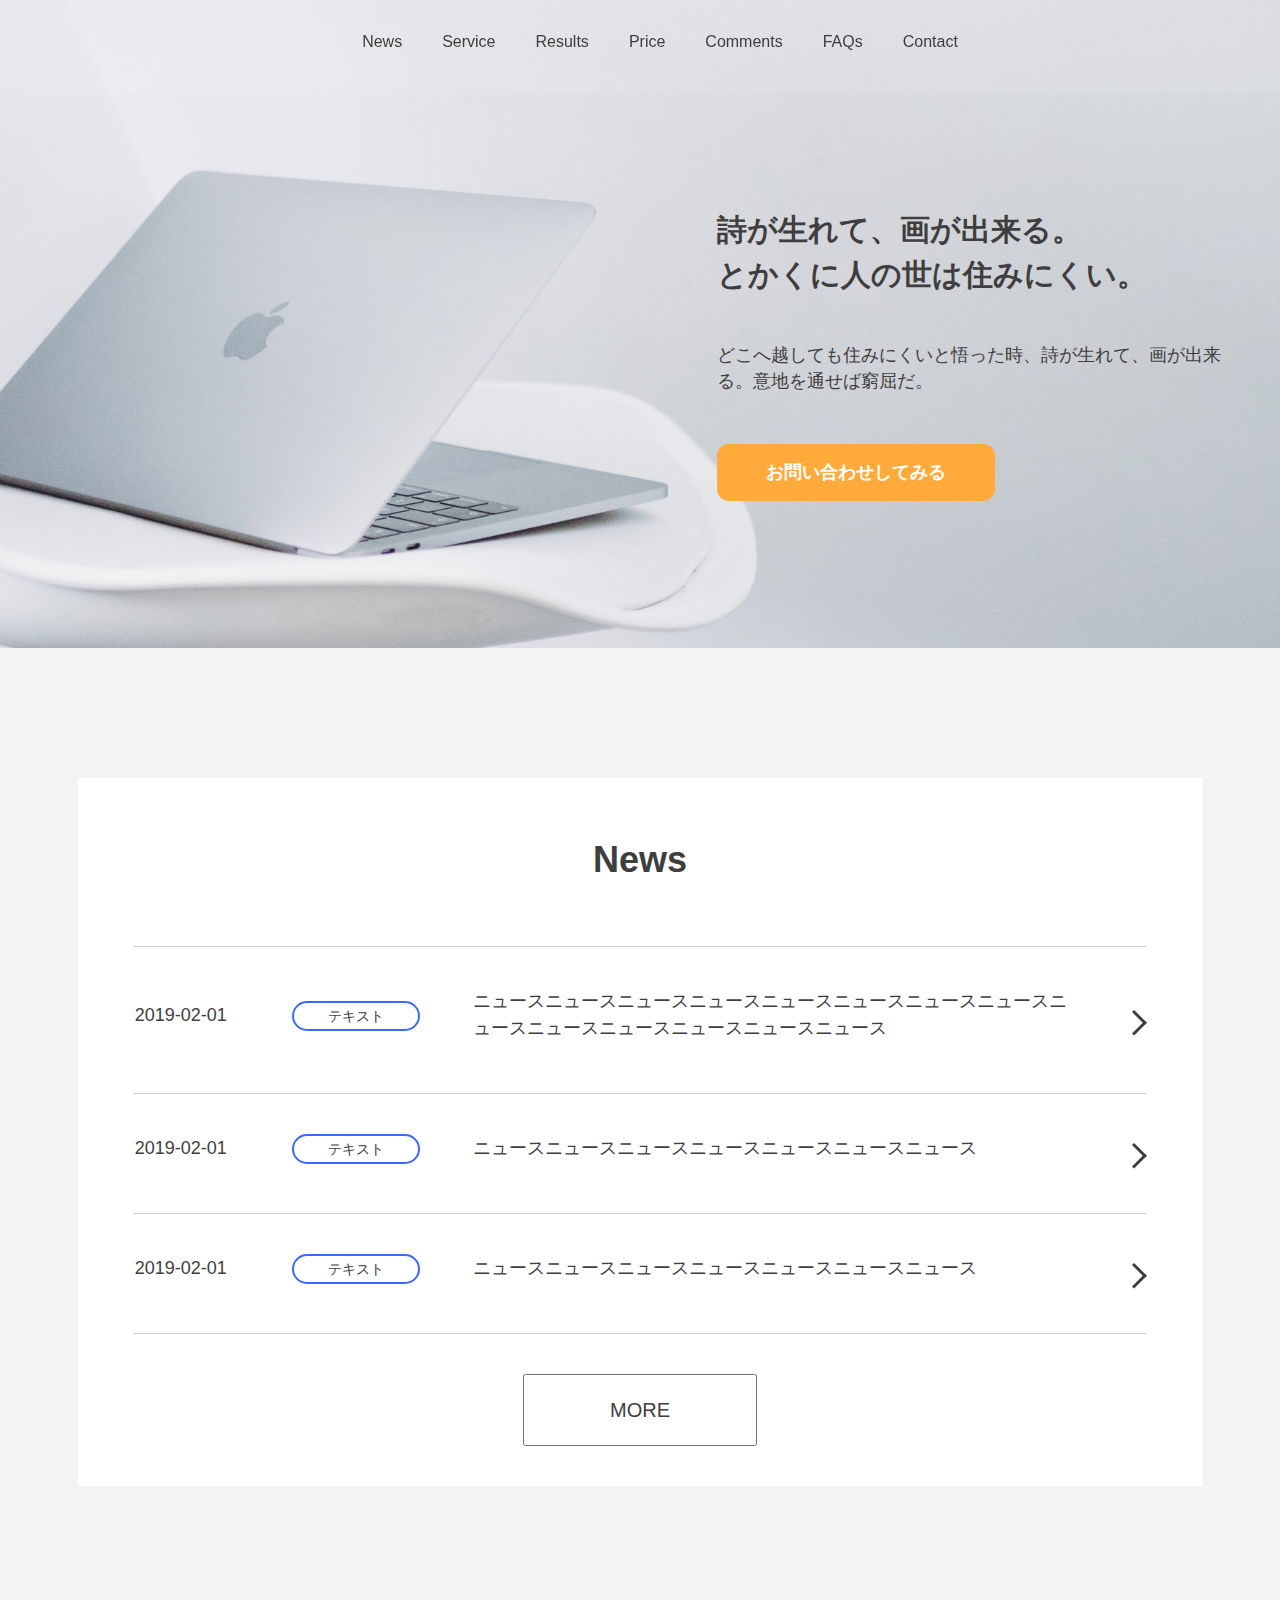
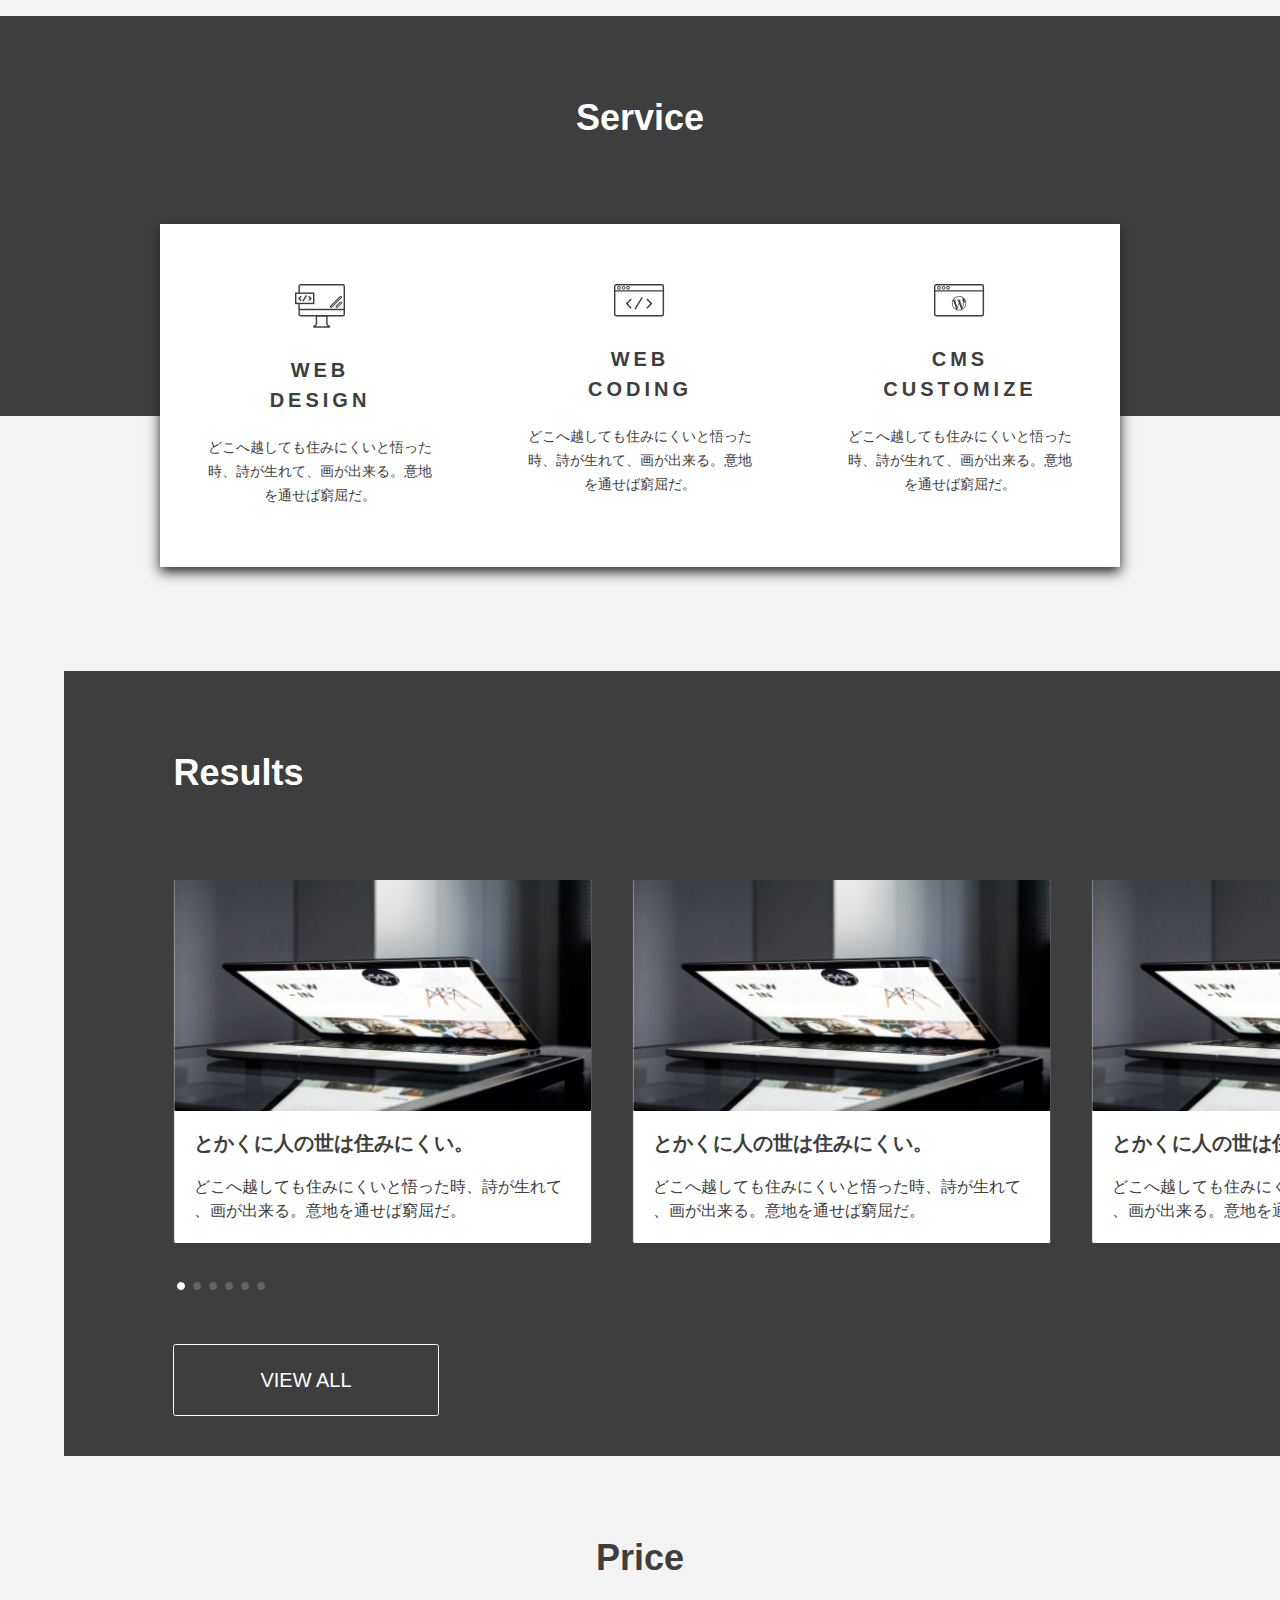
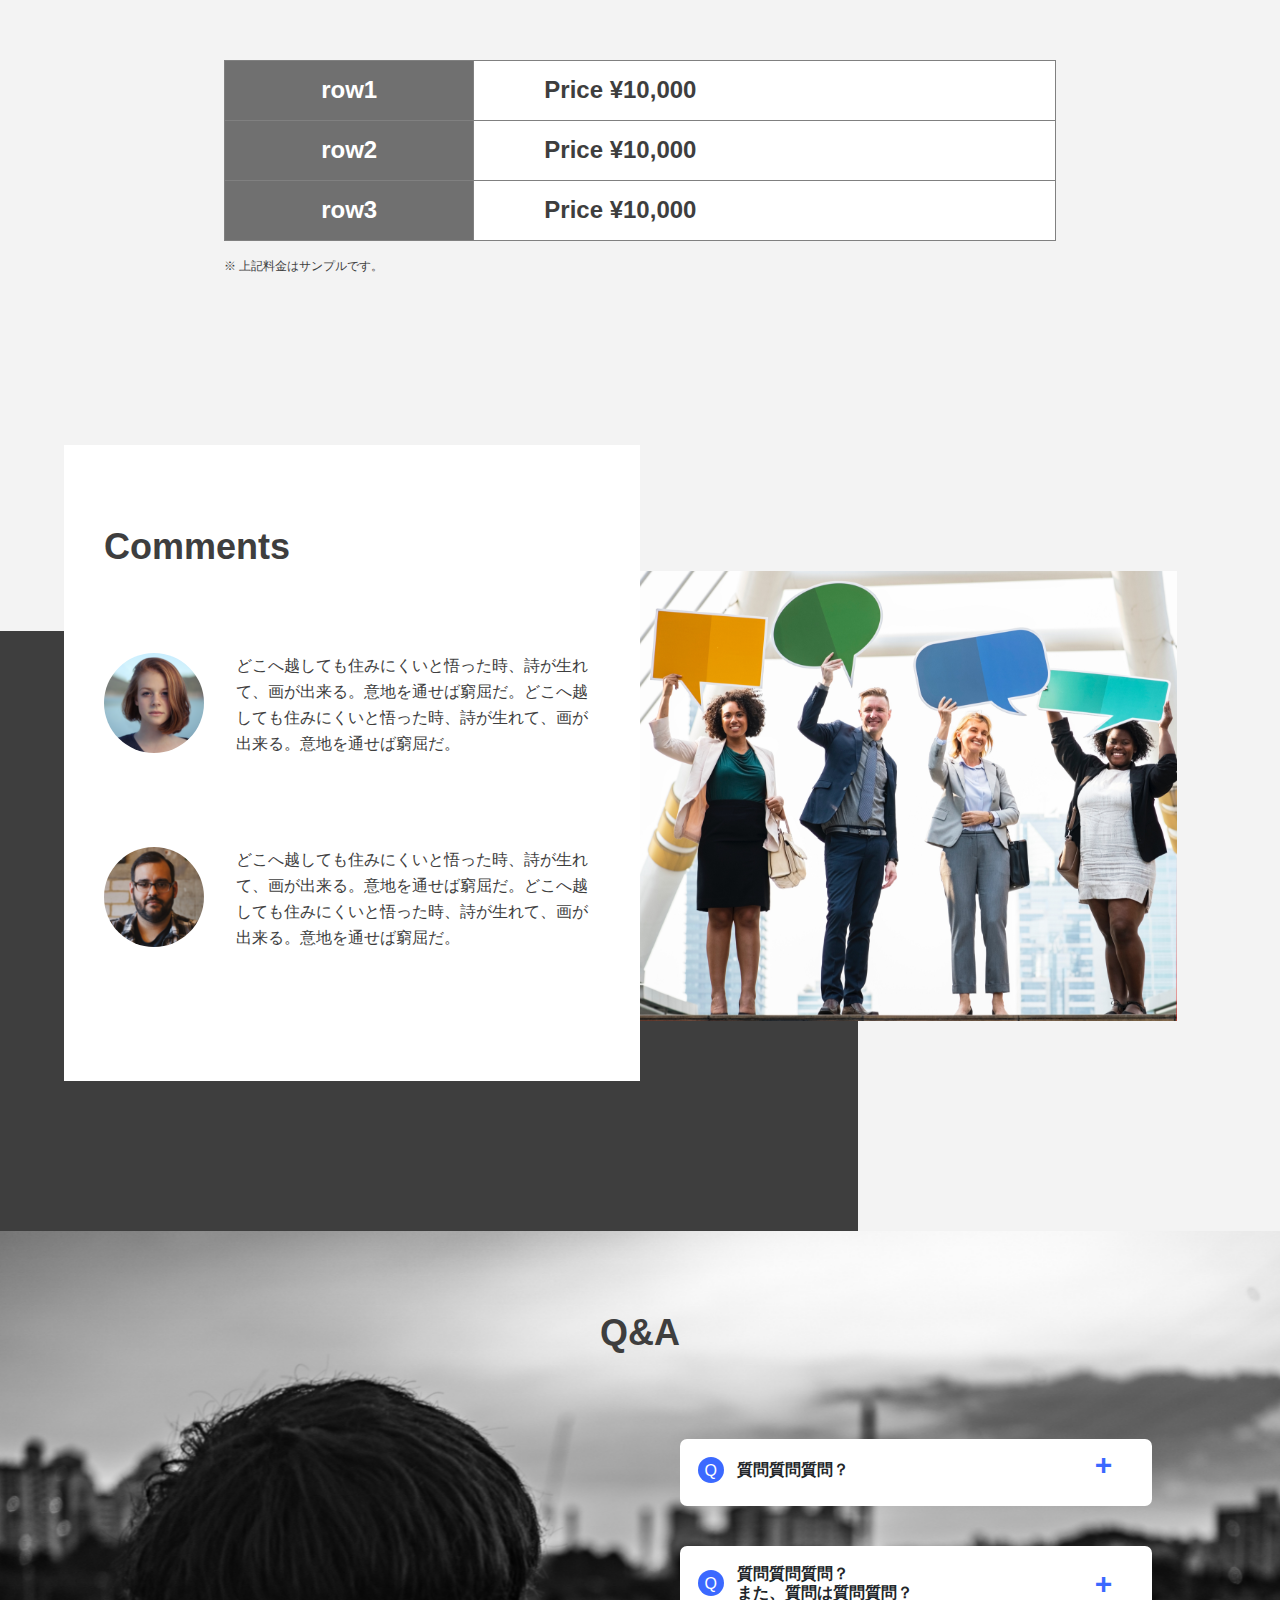
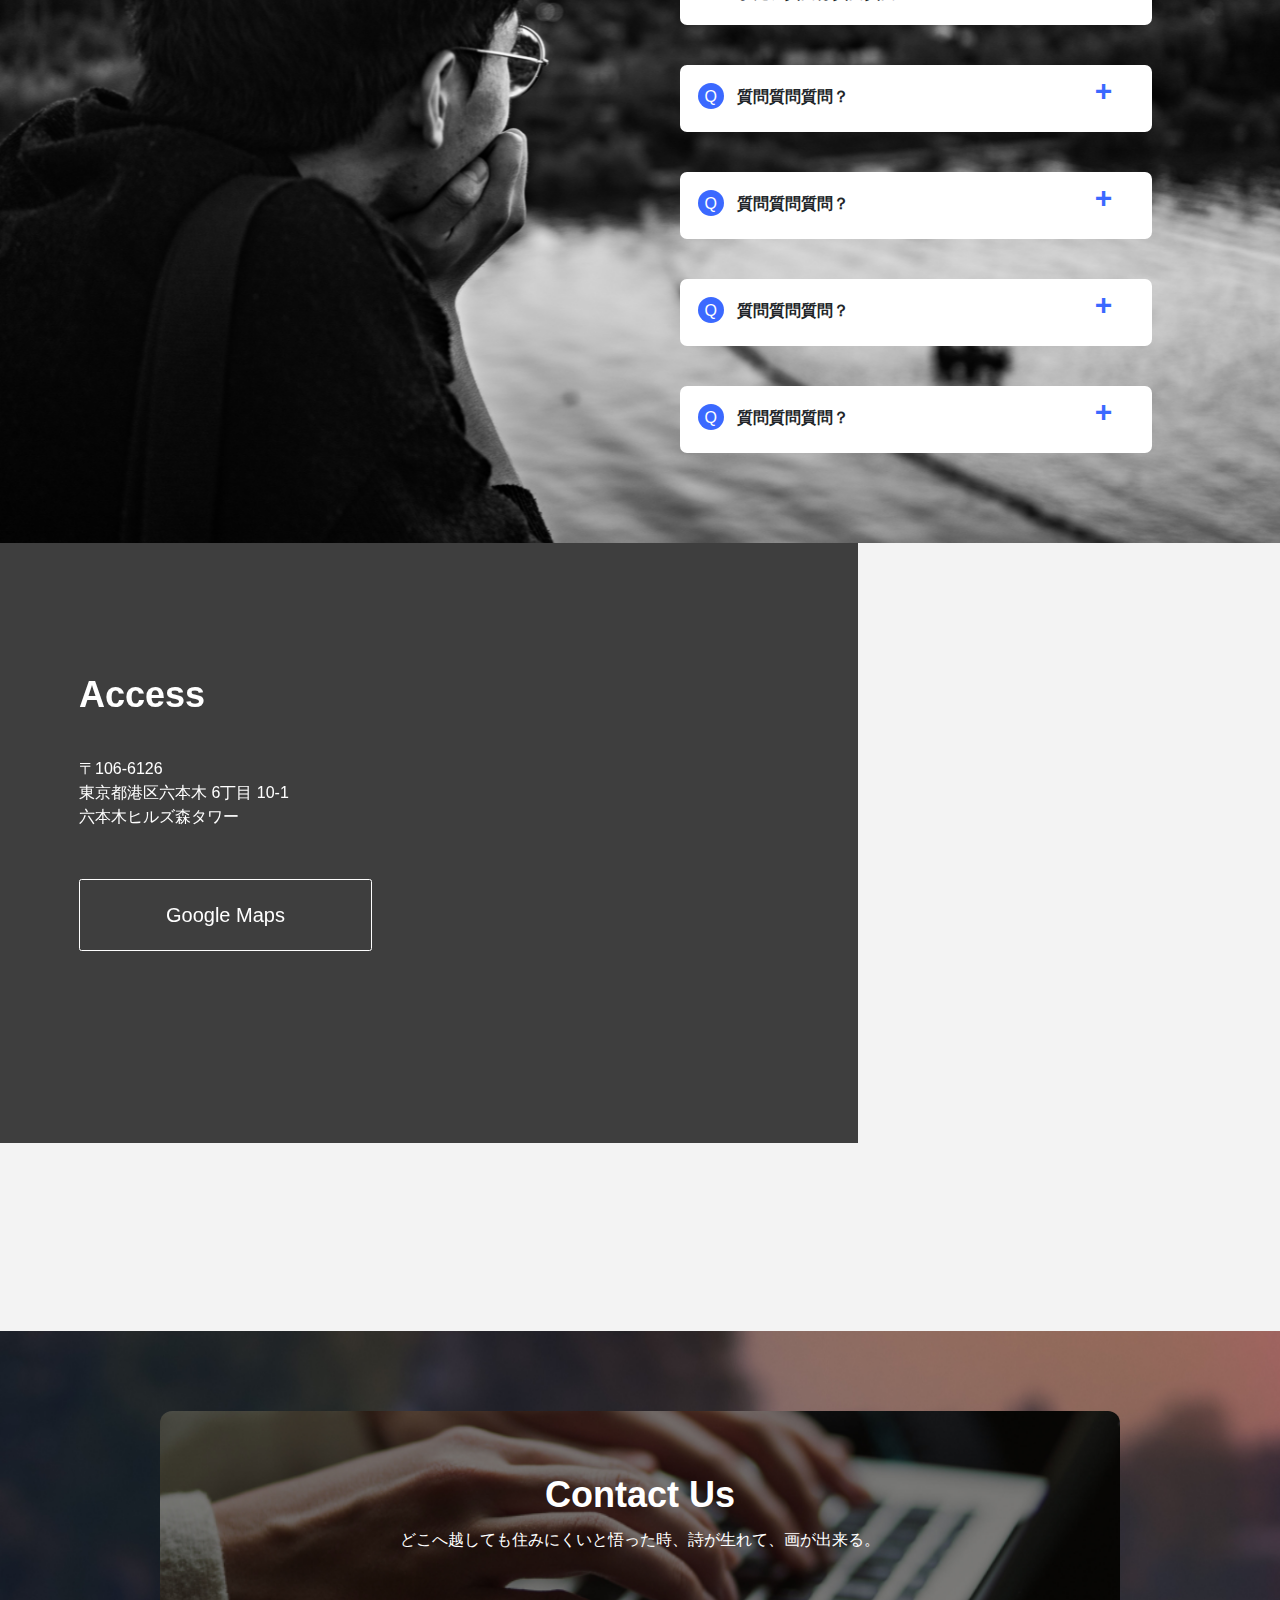
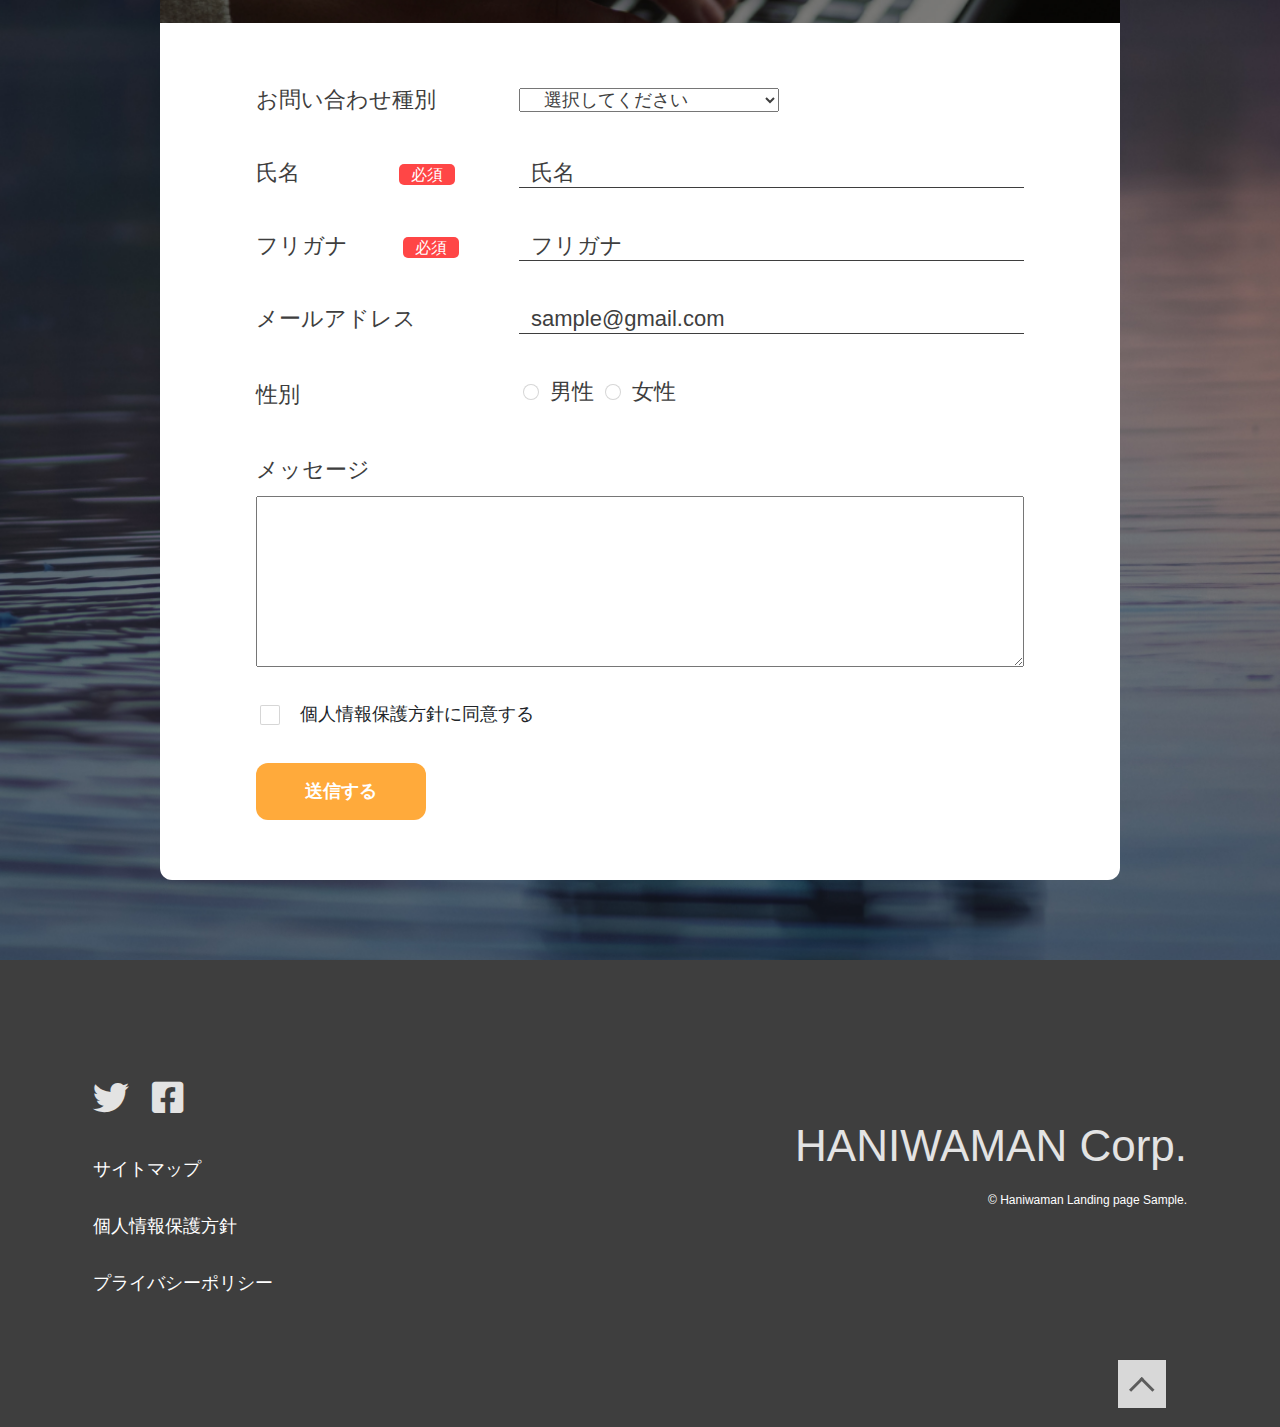
<file: results/result5/index.html>
<!doctype html>
<html lang="ja">

<head>
  <!-- Required meta tags -->
  <meta charset="utf-8">
  <meta name="viewport" content="width=device-width, initial-scale=1, shrink-to-fit=no">

  <!-- Bootstrap CSS -->
  <link rel="stylesheet" href="https://stackpath.bootstrapcdn.com/bootstrap/4.4.1/css/bootstrap.min.css"
    integrity="sha384-Vkoo8x4CGsO3+Hhxv8T/Q5PaXtkKtu6ug5TOeNV6gBiFeWPGFN9MuhOf23Q9Ifjh" crossorigin="anonymous">

  <link href="https://fonts.googleapis.com/css2?family=Montserrat:wght@100&display=swap" rel="stylesheet">

  <!-- font awesome -->
  <link href="https://use.fontawesome.com/releases/v5.6.1/css/all.css" rel="stylesheet">

  <!-- jQuery -->
  <script src='https://ajax.googleapis.com/ajax/libs/jquery/2.1.4/jquery.min.js'></script>

  <!-- swiper CSS-->
  <link rel="stylesheet" href="js/dist/css/swiper.css">


  <!-- CSS -->
  <link rel="stylesheet" href="css/style.css">

  <title>詩が生れて、画が出来る。 とかくに人の世は住みにくい。 </title>
</head>

<body>

  <header class="container-fluid">
    <img src="image/logo.png" alt="">
    <nav>
      <div class="drawer">
        <div class="navbar_toggle">
          <span class="navbar_toggle_icon"></span>
          <span class="navbar_toggle_icon"></span>
          <span class="navbar_toggle_icon"></span>
        </div>
      </div>
      <div class="menu">
        <ul class="flex-center">
          <li><a href="#News">News</a></li>
          <li><a href="#Service">Service</a></li>
          <li><a href="#Results">Results</a></li>
          <li><a href="#Price">Price</a></li>
          <li><a href="#Comments">Comments</a></li>
          <li><a href="#FAQs">FAQs</a></li>
          <li><a href="#Contact">Contact</a></li>
        </ul>
      </div>
    </nav>
  </header>

  <main class="container-fluid">
    <div class="inner">
      <h1>詩が生れて、画が出来る。<br>とかくに人の世は住みにくい。</h1>
      <p>どこへ越しても住みにくいと悟った時、詩が生れて、画が出来る。意地を通せば窮屈だ。</p>
      <div class="btn"><a href="#">お問い合わせしてみる</a></div>
    </div>
  </main>


  <section id="News" class="container-fluid">
    <div class="contents">
      <h2>News</h2>
      <table>
        <tr>
          <td>
            <p>2019-02-01</p>
            <p><a href="#">テキスト</a></p>
          </td>
          <td>
            <p>ニュースニュースニュースニュースニュースニュースニュースニュースニュースニュースニュースニュースニュースニュース</p>
          </td>
          <td class="arrow"><img src="image/news-arrow.png" alt=""></td>
        </tr>
        <tr>
          <td>
            <p>2019-02-01</p>
            <p><a href="#">テキスト</a></p>
          </td>
          <td>
            <p>ニュースニュースニュースニュースニュースニュースニュース</p>
          </td>
          <td class="arrow"><img src="image/news-arrow.png" alt=""></td>
        </tr>
        <tr>
          <td>
            <p>2019-02-01</p>
            <p><a href="#">テキスト</a></p>
          </td>
          <td>
            <p>ニュースニュースニュースニュースニュースニュースニュース</p>
          </td>
          <td class="arrow"><img src="image/news-arrow.png" alt=""></td>
        </tr>
      </table>
      <div class="btn"><a href="#">MORE</a></div>
    </div>
  </section>

  <section id="Service">
    <div class="bg-black">
      <h2>Service</h2>
      <div class="inner">
        <div class="service-item">
          <img src="image/service1.png" alt="">
          <h3>WEB<br>DESIGN</h3>
          <p>どこへ越しても住みにくいと悟った時、詩が生れて、画が出来る。意地を通せば窮屈だ。</p>
        </div>
        <div class="service-item">
          <img src="image/service2.png" alt="">
          <h3>WEB<br>CODING</h3>
          <p>どこへ越しても住みにくいと悟った時、詩が生れて、画が出来る。意地を通せば窮屈だ。</p>
        </div>
        <div class="service-item">
          <img src="image/service3.png" alt="">
          <h3>CMS<br>CUSTOMIZE</h3>
          <p>どこへ越しても住みにくいと悟った時、詩が生れて、画が出来る。意地を通せば窮屈だ。</p>
        </div>
      </div>
    </div>
  </section>

  <section id="Results">
    <div class="inner">
      <h2>Results</h2>
      <div class="swiper-container">
        <div class="swiper-wrapper">
          <div class="card swiper-slide">
            <img class="card-img" src="image/slide1.png" alt="">
            <div class="card-content">
              <h3 class="card-title">とかくに人の世は住みにくい。</h3>
              <p class="card-text">どこへ越しても住みにくいと悟った時、詩が生れて 、画が出来る。意地を通せば窮屈だ。</p>
            </div>
          </div>
          <div class="card swiper-slide">
            <img class="card-img" src="image/slide1.png" alt="">
            <div class="card-content">
              <h3 class="card-title">とかくに人の世は住みにくい。</h3>
              <p class="card-text">どこへ越しても住みにくいと悟った時、詩が生れて 、画が出来る。意地を通せば窮屈だ。</p>
            </div>
          </div>
          <div class="card swiper-slide">
            <img class="card-img" src="image/slide1.png" alt="">
            <div class="card-content">
              <h3 class="card-title">とかくに人の世は住みにくい。</h3>
              <p class="card-text">どこへ越しても住みにくいと悟った時、詩が生れて 、画が出来る。意地を通せば窮屈だ。</p>
            </div>
          </div>
          <div class="card swiper-slide">
            <img class="card-img" src="image/slide1.png" alt="">
            <div class="card-content">
              <h3 class="card-title">とかくに人の世は住みにくい。</h3>
              <p class="card-text">どこへ越しても住みにくいと悟った時、詩が生れて 、画が出来る。意地を通せば窮屈だ。</p>
            </div>
          </div>
          <div class="card swiper-slide">
            <img class="card-img" src="image/slide1.png" alt="">
            <div class="card-content">
              <h3 class="card-title">とかくに人の世は住みにくい。</h3>
              <p class="card-text">どこへ越しても住みにくいと悟った時、詩が生れて 、画が出来る。意地を通せば窮屈だ。</p>
            </div>
          </div>
          <div class="card swiper-slide">
            <img class="card-img" src="image/slide1.png" alt="">
            <div class="card-content">
              <h3 class="card-title">とかくに人の世は住みにくい。</h3>
              <p class="card-text">どこへ越しても住みにくいと悟った時、詩が生れて 、画が出来る。意地を通せば窮屈だ。</p>
            </div>
          </div>
        </div>
        <div class="swiper-pagination"></div>
      </div>
      <div class="btn"><a href="#">VIEW ALL</a></div>
    </div>
  </section>

  <section id="Price">
    <h2>Price</h2>
    <div class="content">
      <table border="1">
        <tr>
          <td width='30%'>row1</td>
          <td width='70%' class="price">Price ¥10,000</td>
        </tr>
        <tr>
          <td>row2</td>
          <td class="price">Price ¥10,000</td>
        </tr>
        <tr>
          <td>row3</td>
          <td class="price">Price ¥10,000</td>
        </tr>
      </table>
      <p>※ 上記料金はサンプルです。</p>
    </div>
  </section>

  <section id="Comments">
    <div class="row comments-main">
      <div class="contents col-lg-6 col-mg-6 col-sm-12">
        <h2>Comments</h2>
        <div class="row up">
          <div class="col-lg-3 col-mg-3 col-sm-3"><img src="image/comments1.png" alt=""></div>
          <div class="col-lg-9 col-mg-9 col-sm-9">
            <p>どこへ越しても住みにくいと悟った時、詩が生れて、画が出来る。意地を通せば窮屈だ。どこへ越しても住みにくいと悟った時、詩が生れて、画が出来る。意地を通せば窮屈だ。</p>
          </div>
        </div>
        <div class="row down">
          <div class="col-lg-3 col-mg-3 col-sm-3"><img src="image/comments2.png" alt=""></div>
          <div class="col-lg-9 col-mg-9 col-sm-9">
            <p>どこへ越しても住みにくいと悟った時、詩が生れて、画が出来る。意地を通せば窮屈だ。どこへ越しても住みにくいと悟った時、詩が生れて、画が出来る。意地を通せば窮屈だ。</p>
          </div>
        </div>
      </div>
      <div class="right-image col-lg-6 col-mg-6 col-sm-0"><img src="image/comments3.png" alt=""></div>
    </div>
    <div class="bg-black"></div>
  </section>


  <section id="FAQs">
    <h2>Q&A</h2>
    <div class="faq">
      <ul id="faq-list">
        <li class="faq-list-item">
          <div class="faq-contents">
            <h3>Q</h3>
            <h3 class="question">質問質問質問？</h3>
            <span>+</span>
          </div>
          <div class="answer">
            <p>回答回答回答回答回答回答回答回答回答回答回答回答回答回答回答回答回答回答回答回答回答回答</p>
          </div>
        </li>
        <li class="faq-list-item">
          <div class="faq-contents">
            <h3>Q</h3>
            <h3 class="question">質問質問質問？<br>また、質問は質問質問？</h3>
            <span>+</span>
          </div>
          <div class="answer">
            <p>回答回答回答回答回答回答回答回答回答回答回答回答回答回答回答回答回答回答回答回答回答回答</p>
          </div>
        </li>
        <li class="faq-list-item">
          <div class="faq-contents">
            <h3>Q</h3>
            <h3 class="question">質問質問質問？</h3>
            <span>+</span>
          </div>
          <div class="answer">
            <p>回答回答回答回答回答回答回答回答回答回答回答回答回答回答回答回答回答回答回答回答回答回答</p>
          </div>
        </li>
        <li class="faq-list-item">
          <div class="faq-contents">
            <h3>Q</h3>
            <h3 class="question">質問質問質問？</h3>
            <span>+</span>
          </div>
          <div class="answer">
            <p>回答回答回答回答回答回答回答回答回答回答回答回答回答回答回答回答回答回答回答回答回答回答</p>
          </div>
        </li>
        <li class="faq-list-item">
          <div class="faq-contents">
            <h3>Q</h3>
            <h3 class="question">質問質問質問？</h3>
            <span>+</span>
          </div>
          <div class="answer">
            <p>回答回答回答回答回答回答回答回答回答回答回答回答回答回答回答回答回答回答回答回答回答回答</p>
          </div>
        </li>
        <li class="faq-list-item">
          <div class="faq-contents">
            <h3>Q</h3>
            <h3 class="question">質問質問質問？</h3>
            <span>+</span>
          </div>
          <div class="answer">
            <p>回答回答回答回答回答回答回答回答回答回答回答回答回答回答回答回答回答回答回答回答回答回答</p>
          </div>
        </li>
      </ul>
    </div>
  </section>

  <div class="access">
    <div class="bg-black"></div>
    <div class="contents row">
      <div class="col-lg-4 col-mg-4 col-sm-12">
        <h2>Access</h2>
        <p>〒106-6126<br>東京都港区六本木 6丁目 10-1<br>六本木ヒルズ森タワー</p>
        <div class="btn"><a href="#">Google Maps</a></div>
      </div>
      <div class="col-lg-8 col-mg-8 col-sm-12">
        <div class="iframe-wrap">
          <iframe
            src="https://www.google.com/maps/embed?pb=!1m16!1m12!1m3!1d3241.6745306927337!2d139.72727301550347!3d35.66038968019907!2m3!1f0!2f0!3f0!3m2!1i1024!2i768!4f13.1!2m1!1z44CSMTA2LTYxMjYg5p2x5Lqs6YO95riv5Yy65YWt5pys5pyoIDbkuIHnm64gMTAtMSDlha3mnKzmnKjjg5Ljg6vjgrrmo67jgr_jg6_jg7w!5e0!3m2!1sja!2sjp!4v1584454949655!5m2!1sja!2sjp"
            width="720" height="515" frameborder="0" style="border:0;" allowfullscreen="" aria-hidden="false"
            tabindex="0"></iframe>
        </div>
      </div>
    </div>
  </div>

  <section id="Contact">
    <div class="inner-contents">
      <div class="contents-header">
        <h2>Contact Us</h2>
        <p>どこへ越しても住みにくいと悟った時、詩が生れて、画が出来る。</p>
      </div>
      <div class="contents-main">
        <div class="contact-form">
          <div class="contact-form-row">
            <div class="form-left">
              <p>お問い合わせ種別</p>
            </div>
            <div class="form-right select">
              <select name="select-tab" id="">
                <option value="">選択してください</option>
                <option value="">test</option>
                <option value="">test1</option>
              </select>
            </div>
          </div>
          <div class="contact-form-row">
            <div class="form-left">
              <p>氏名</p>
              <p><span class="name">必須</span></p>
            </div>
            <div class="form-right">
              <input type="text" placeholder="氏名">
            </div>
          </div>
          <div class="contact-form-row">
            <div class="form-left">
              <p>フリガナ</p>
              <p><span class="kana">必須</span></p>
            </div>
            <div class="form-right">
              <input type="text" placeholder="フリガナ">
            </div>
          </div>
          <div class="contact-form-row">
            <div class="form-left">
              <p>メールアドレス</p>
            </div>
            <div class="form-right">
              <input type="text" placeholder="sample@gmail.com">
            </div>
          </div>
          <div class="contact-form-row">
            <div class="form-left">
              <p>性別</p>
            </div>
            <div class="form-right check">
              <div class="radio-box">
                <label><input class="radio-test" type="radio" name="radio-name"><span>男性</span></label>
                <label><input class="radio-test" type="radio" name="radio-name"><span>女性</span></label>
              </div>
            </div>
          </div>
          <div class="contact-form-message">
            <p>メッセージ</p>
            <textarea name="" id="" cols="30" rows="5"></textarea>
          </div>
          <div class="checkbox">
            <label><input class="check-test" type="checkbox" name="check-name"><span>個人情報保護方針に同意する</span></label>
          </div>
          <div class="btn"><a href="#">送信する</a></div>
        </div>
      </div>
    </div>
  </section>

  <footer>
    <div class="contents">
      <div class="footer-left">
        <i class="fab fa-twitter"></i>
        <i class="fab fa-facebook-square"></i>
        <p>サイトマップ</p>
        <p>個人情報保護方針</p>
        <p>プライバシーポリシー</p>
      </div>
      <div class="footer-right">
        <h4>HANIWAMAN Corp.</h4>
        <p>&copy; Haniwaman Landing page Sample.</p>
        <img src="image/totop.png" alt="">
      </div>
    </div>
  </footer>

  <!-- swiper code -->
  <script src="js/dist/js/swiper.js"></script>
  <script>
    var swiper = new Swiper('.swiper-container', {
      spaceBetween: 40,
      slidesPerView: 2.5, //見えるスライドの数
      centeredSlides: false, //アクティブなスライドを真ん中に持ってくる
      slideToClickedSlide: true, //クリックすると該当するスライドに移動
      navigation: {
        nextEl: '.swiper-button-next',
        prevEl: '.swiper-button-prev',
      },
      loop: true,
      loopedSlides: 6,
      pagination: {
        el: '.swiper-pagination',
        type: 'bullets',
        clickable: true,
      },
      breakpoints: {
        768: {
          spaceBetween: 25,
          slidesPerView: 1.3//見えるスライドの数
        }
      },
    });
  </script>

  <!--  FAQのアコーディオン -->
  <script>
    $('.faq-list-item').click(function () {
      var $answer = $(this).find('.answer');
      if ($answer.hasClass('open')) {
        $answer.removeClass('open');
        // slideUpメソッドを用いて、$answerを隠してください
        $answer.slideUp();

        // 子要素のspanタグの中身をtextメソッドを用いて書き換えてください
        $(this).find('span').text('+');

      } else {
        $answer.addClass('open');
        // slideDownメソッドを用いて、$answerを表示してください
        $answer.slideDown();

        // 子要素のspanタグの中身をtextメソッドを用いて書き換えてください
        $(this).find('span').text('-');
      }
    });
  </script>

  <!-- ドロワー -->
  <script>
    $(function () {
      $('.navbar_toggle').on('click', function () {
        $(this).toggleClass('open1');
        $('.menu').toggleClass('open1');
      });
    });
  </script>
</body>

</html>
</file>
<file: results/result5/css/style.css>
@charset "UTF-8";
html {
  /* ルートのフォントサイズを10pxに設定しておく */
  font-size: 62.5%;
  font-family: "Montserrat", sans-serif;
}

header {
  background-color: #ffffff1a;
  position: fixed;
  z-index: 2;
}

header img {
  display: none;
}

header .flex-center {
  display: flex;
  justify-content: center;
}

header ul li {
  color: #3e3e3e;
  font-size: 1.6rem;
  list-style: none;
  margin-left: 40px;
  margin-top: 30px;
  margin-bottom: 30px;
}

header ul li:first-of-type {
  margin-left: 0;
}

header a {
  color: #3e3e3e;
}

main {
  height: 648px;
  background-image: url("../image/aidan-hancock-UeqEo3EFBhE-unsplash.jpg");
  background-repeat: no-repeat;
  background-size: 125vw;
  background-position: right top 47%;
  position: relative;
}

main .inner {
  position: absolute;
  top: 32%;
  right: 3%;
  max-width: 41%;
}

main h1 {
  font-size: 3rem;
  font-weight: bold;
  line-height: 45px;
  letter-spacing: 0.02px;
  color: #3e3e3e;
}

main p {
  font-size: 1.8rem;
  color: #3e3e3e;
  line-height: 26px;
  padding: 40px 0;
}

main .btn {
  background-color: #ffaa3b;
  border-radius: 12px;
  padding: 14px 48px;
}

main .btn:hover {
  background-color: #ff9306;
}

main .btn a {
  color: #ffffff;
  font-size: 1.8rem;
  font-weight: bold;
}

body {
  background-color: #f3f3f3;
}

#News {
  background-color: #f3f3f3;
}

#News .contents {
  background-color: #ffffff;
  text-align: center;
  max-width: 90%;
  margin: 130px auto;
}

#News .contents h2 {
  font-size: 3.6rem;
  color: #3e3e3e;
  font-weight: bold;
  padding: 60px 0;
}

#News .contents table {
  width: 90%;
  margin: 0 auto;
}

#News .contents table tr {
  display: flex;
  justify-content: space-between;
  align-items: center;
  border-top: 1px solid #cecdcd;
  border-bottom: 1px solid #cecdcd;
  padding: 40px 0;
}

#News .contents table tr:hover {
  background-color: #dcebfd;
  cursor: pointer;
}

#News .contents table tr:nth-child(2) {
  border-top: none;
  border-bottom: none;
}

#News .contents table tr td {
  font-size: 1.8rem;
  color: #3e3e3e;
  text-align: left;
}

#News .contents table tr td:nth-of-type(2) {
  width: 60%;
}

#News .contents table tr td p {
  display: inline-block;
}

#News .contents table tr td p:nth-child(2) {
  font-size: 1.4rem;
  margin-left: 60px;
}

#News .contents table tr td a {
  text-decoration: none;
  color: #3e3e3e;
  border: 2px solid #3b69ff;
  border-radius: 50px;
  padding: 5px 34px;
}

#News .contents table tr .arrow {
  width: 14.85px;
  height: 25.5px;
  margin-right: 0;
}

#News .contents .btn {
  background-color: #fff;
  padding: 20px 86px;
  font-size: 20px;
  border: 1px solid #707070;
  margin: 40px 0;
}

#News .contents .btn:hover {
  background-color: #3e3e3e;
}

#News .contents .btn:hover a {
  color: #ffffff;
}

#News .contents .btn a {
  text-decoration: none;
  color: #3e3e3e;
}

#Service .bg-black {
  background-color: #3e3e3e;
  height: 400px;
  position: relative;
  text-align: center;
}

#Service h2 {
  font-size: 3.6rem;
  font-weight: bold;
  color: #ffffff;
  padding: 80px 0;
}

#Service .inner {
  max-width: 960px;
  margin: 0 auto;
  background-color: #fff;
  box-shadow: 0px 5px 12px;
  text-align: center;
  display: flex;
  justify-content: space-around;
}

#Service .inner .service-item {
  width: calc(100% / 3);
  padding: 60px 44px;
}

#Service .inner .service-item h3 {
  font-size: 2rem;
  font-weight: bold;
  color: #3e3e3e;
  line-height: 30px;
  letter-spacing: 4px;
  margin: 27px 0 20px 0;
}

#Service .inner .service-item p {
  font-size: 1.4rem;
  line-height: 24px;
  color: #3e3e3e;
  margin: 0;
}

#Results {
  background-color: #3e3e3e;
  margin-left: 5%;
  margin-top: 255px;
  text-align: left;
}

#Results .inner {
  margin-left: 9%;
}

#Results .inner h2 {
  font-size: 3.6rem;
  color: #ffffff;
  font-weight: bold;
  padding: 80px 0;
}

#Results .inner .card {
  width: 35%;
  border-color: #3e3e3e;
}

#Results .inner .card .card-content {
  margin: 20px;
}

#Results .inner .card .card-content h3 {
  font-size: 2rem;
  color: #3e3e3e;
  font-weight: bold;
  margin-bottom: 20px;
}

#Results .inner .card .card-content p {
  font-size: 1.6rem;
  color: #3e3e3e;
}

#Results .inner .swiper-pagination-bullet {
  background: #ffffff;
  border: 1px solid #ffffff;
}

#Results .inner .btn {
  background-color: #3e3e3e;
  padding: 20px 86px;
  font-size: 20px;
  border: 1px solid #ffffff;
  margin: 40px 0;
}

#Results .inner .btn:hover {
  background-color: #fff;
}

#Results .inner .btn:hover a {
  color: #3e3e3e;
}

#Results .inner .btn a {
  color: #ffffff;
  text-decoration: none;
}

#Results .inner .swiper-wrapper {
  padding-bottom: 60px;
}

#Results .inner .swiper-pagination {
  text-align: left;
}

#Price {
  text-align: center;
}

#Price h2 {
  font-size: 3.6rem;
  font-weight: bold;
  color: #3e3e3e;
  margin: 80px 0;
}

#Price .content {
  width: 65%;
  margin: 0 auto;
}

#Price .content table {
  width: 100%;
  margin: 0 auto;
  font-weight: bold;
}

#Price .content table tr {
  height: 60px;
}

#Price .content table td {
  font-size: 2.4rem;
  background-color: #707070;
  color: #fff;
}

#Price .content table .price {
  text-align: left;
  background-color: #fff;
  color: #3e3e3e;
  padding-left: 70px;
}

#Price .content p {
  text-align: left;
  padding-top: 16px;
  color: #3e3e3e;
  font-size: 1.2rem;
}

#Comments {
  margin-top: 170px;
}

#Comments .comments-main {
  width: 90%;
  margin: 0 auto;
}

#Comments .contents {
  background-color: #fff;
  padding: 80px 40px 120px 40px;
  z-index: 3;
}

#Comments .contents h2 {
  font-size: 3.6rem;
  color: #3e3e3e;
  padding-bottom: 80px;
  font-weight: bold;
}

#Comments .contents .up {
  margin-bottom: 80px;
}

#Comments .contents p {
  font-size: 1.6rem;
  color: #3e3e3e;
  line-height: 26px;
}

#Comments .right-image {
  padding: 0;
  position: relative;
  top: 126px;
  z-index: 3;
}

#Comments .bg-black {
  background-color: #3e3e3e;
  max-width: 67%;
  height: 600px;
  z-index: 1;
  position: relative;
  bottom: 450px;
  margin-bottom: -450px;
}

#FAQs {
  background-image: url("../image/sunyu-kim-1053375-unsplash.png");
  background-repeat: no-repeat;
  background-size: cover;
  position: relative;
  padding-bottom: 80px;
}

#FAQs h2 {
  font-size: 3.6rem;
  color: #3e3e3e;
  font-weight: bold;
  text-align: center;
  padding: 80px 0;
}

#FAQs .faq {
  width: 40%;
  position: relative;
  left: 50%;
}

#FAQs .faq #faq-list .faq-list-item {
  background-color: #fff;
  border-radius: 7px;
  list-style: none;
  padding: 18px;
  margin-bottom: 40px;
}

#FAQs .faq #faq-list .faq-list-item:last-child {
  margin-bottom: 0;
}

#FAQs .faq #faq-list .faq-list-item .faq-contents {
  display: flex;
  align-items: center;
  position: relative;
}

#FAQs .faq #faq-list .faq-list-item .faq-contents:hover {
  cursor: pointer;
}

#FAQs .faq #faq-list .faq-list-item h3 {
  font-size: 1.6rem;
  font-weight: bold;
}

#FAQs .faq #faq-list .faq-list-item h3:first-of-type {
  background-color: #3b69ff;
  color: #ffffff;
  border-radius: 50%;
  width: 26px;
  height: 26px;
  padding: 3.5px 6.5px 3.5px;
  font-weight: 500;
  margin-right: 13px;
}

#FAQs .faq #faq-list .faq-list-item span {
  display: block;
  text-align: right;
  color: #3b69ff;
  font-size: 30px;
  font-weight: bold;
  position: absolute;
  bottom: 1px;
  right: 5%;
}

#FAQs .faq #faq-list .faq-list-item .answer {
  margin-top: 20px;
  padding: 18px 14px;
  font-size: 1.6rem;
  color: #3e3e3e;
  background-color: rgba(59, 144, 255, 0.377);
  border-radius: 7px;
  display: none;
}

.access .bg-black {
  background-color: #3e3e3e;
  max-width: 67%;
  height: 600px;
  z-index: 1;
}

.access .contents {
  padding-top: 130px;
  color: #ffffff;
  width: 90%;
  margin: 0 auto;
  z-index: 2;
  position: relative;
  bottom: 600px;
  margin-bottom: -600px;
}

.access .contents h2 {
  font-size: 3.6rem;
  font-weight: bold;
  margin-bottom: 40px;
}

.access .contents p {
  font-size: 1.6rem;
}

.access .contents .btn {
  background-color: #3e3e3e;
  padding: 20px 86px;
  font-size: 20px;
  border: 1px solid #ffffff;
  margin: 40px 0;
}

.access .contents .btn:hover {
  background-color: #fff;
}

.access .contents .btn:hover a {
  color: #3e3e3e;
}

.access .contents .btn a {
  color: #ffffff;
}

.access .contents .iframe-wrap {
  position: relative;
  width: 100%;
  padding-top: 71.5%;
  /* = height ÷ width × 100 */
}

.access .contents .iframe-wrap iframe {
  position: absolute;
  top: 0;
  left: 0;
  width: 100%;
  height: 100%;
}

#Contact {
  margin-top: 130px;
  background-image: url(../image/alex-blajan-159378-unsplash.png);
  background-size: cover;
  background-repeat: no-repeat;
  background-position: center;
}

#Contact .inner-contents {
  max-width: 75%;
  margin: 0 auto;
  text-align: center;
  padding: 80px 0;
}

#Contact .inner-contents .contents-header {
  background-image: url(../image/contact1.png);
  background-repeat: no-repeat;
  background-size: 100vw;
  background-position: center;
  color: #ffffff;
  padding: 61.5px 240px;
  border-radius: 12px 12px 0 0;
}

#Contact .inner-contents .contents-header h2 {
  font-size: 3.6rem;
  font-weight: bold;
  margin-bottom: 12px;
}

#Contact .inner-contents .contents-header p {
  font-size: 1.6rem;
  font-weight: lighter;
}

#Contact .inner-contents .contents-main {
  background-color: #ffffff;
  border-radius: 0 0 12px 12px;
  padding: 20px 0px 60px 0px;
}

#Contact .inner-contents .contact-form {
  width: 80%;
  margin: 0 auto;
  text-align: left;
}

#Contact .inner-contents .contact-form .contact-form-row {
  display: flex;
  align-items: center;
  justify-content: space-between;
  width: 100%;
  margin: 40px 0;
}

#Contact .inner-contents .contact-form .contact-form-row .form-left p {
  display: inline;
}

#Contact .inner-contents .contact-form .contact-form-row .form-left span {
  font-size: 1.6rem;
  color: #ffffff;
  background-color: #ff4646;
  border-radius: 5px;
  padding: 2px 12px;
}

#Contact .inner-contents .contact-form .contact-form-row .form-left .name {
  margin-left: 96px;
}

#Contact .inner-contents .contact-form .contact-form-row .form-left .kana {
  margin-left: 52px;
}

#Contact .inner-contents .contact-form .contact-form-row .form-right {
  width: 505px;
  border-bottom: 1px solid #3e3e3e;
}

#Contact .inner-contents .contact-form .contact-form-row .form-right:hover {
  border-color: #4973ff;
  box-shadow: 0px 5px 20px -10px #4973ff;
}

#Contact .inner-contents .contact-form .contact-form-row .select,
#Contact .inner-contents .contact-form .contact-form-row .check {
  border-bottom: none;
}

#Contact .inner-contents .contact-form .contact-form-row input {
  height: 30px;
  border: none;
  font-size: 2.2rem;
  width: 100%;
}

#Contact .inner-contents .contact-form .contact-form-row p,
#Contact .inner-contents .contact-form .contact-form-row label {
  font-size: 2.2rem;
  color: #3e3e3e;
}

#Contact .inner-contents .contact-form .contact-form-row select {
  font-size: 1.8rem;
  color: #3e3e3e;
  width: 260px;
  padding-left: 20px;
}

#Contact .inner-contents .contact-form .contact-form-row select:hover {
  box-shadow: 0px 0px 1px 0.5px #4973ff;
}

#Contact .inner-contents .contact-form .contact-form-row input::-webkit-input-placeholder {
  font-size: 2.2rem;
  color: #3e3e3e;
  padding-left: 10px;
}

#Contact .inner-contents .contact-form .contact-form-row input::-webkit-input-placeholder::-moz-placeholder {
  font-size: 2.2rem;
  color: #3e3e3e;
  padding-left: 10px;
}

#Contact .inner-contents .contact-form .contact-form-row input::-webkit-input-placeholder::-moz-placeholder {
  font-size: 2.2rem;
  color: #3e3e3e;
  padding-left: 10px;
}

#Contact .inner-contents .contact-form .contact-form-row input::-webkit-input-placeholder::-ms-input-placeholder {
  font-size: 2.2rem;
  color: #3e3e3e;
  padding-left: 10px;
}

#Contact .inner-contents .contact-form .contact-form-row .radio-box .radio-test {
  display: none;
}

#Contact .inner-contents .contact-form .contact-form-row .radio-box .radio-test + span {
  cursor: pointer;
  display: inline-block;
  margin: 0 0.2em 0;
  padding: 0 0 0 1.2em;
  position: relative;
}

#Contact .inner-contents .contact-form .contact-form-row .radio-box .radio-test + span:hover::before {
  border: 1px solid #4973ff;
  box-shadow: 0px 0px 5px 1px #4973ff;
}

#Contact .inner-contents .contact-form .contact-form-row .radio-box .radio-test + span:active::before {
  border: 1px solid #4973ff;
  background-color: #b6c6fc;
}

#Contact .inner-contents .contact-form .contact-form-row .radio-box .radio-test + span::before {
  -webkit-transform: translateY(-50%);
  background: #fff;
  border: 1px solid rgba(0, 0, 0, 0.16);
  border-radius: 50%;
  content: "";
  display: block;
  height: 16px;
  left: 0;
  position: absolute;
  top: 50%;
  transform: translateY(-50%);
  width: 16px;
}

#Contact .inner-contents .contact-form .contact-form-row .radio-box .radio-test + span::after {
  -webkit-transform: translateY(-50%);
  background: #4973ff;
  border: 1px solid transparent;
  border-radius: 50%;
  content: "";
  height: 8px;
  left: 4px;
  opacity: 0;
  padding: 2px;
  position: absolute;
  top: 50%;
  transform: translateY(-50%);
  transition: all 0.3s ease 0s;
  width: 8px;
}

#Contact .inner-contents .contact-form .contact-form-row .radio-box .radio-test:checked + span::after {
  opacity: 1;
}

#Contact .inner-contents .contact-form .contact-form-row .radio-box .radio-test:first-of-type {
  margin-right: 60px;
}

#Contact .inner-contents .contact-form .contact-form-message p {
  font-size: 2.2rem;
  color: #3e3e3e;
}

#Contact .inner-contents .contact-form .contact-form-message textarea {
  font-size: 2.2rem;
  width: 100%;
}

#Contact .inner-contents .contact-form .contact-form-message textarea:hover {
  border: 1px solid #4973ff;
  box-shadow: 0px 0px 5px 1px #4973ff;
}

#Contact .inner-contents .contact-form .check-test {
  display: none;
}

#Contact .inner-contents .contact-form .check-test + span {
  cursor: pointer;
  display: inline-block;
  margin: 0 0.2em 0;
  padding: 30px 0 30px 40px;
  position: relative;
  font-size: 1.8rem;
}

#Contact .inner-contents .contact-form .check-test + span:hover::before {
  border: 1px solid #4973ff;
  box-shadow: 0px 0px 5px 1px #4973ff;
}

#Contact .inner-contents .contact-form .check-test + span:active::before {
  border: 1px solid #4973ff;
  background-color: #b6c6fc;
}

#Contact .inner-contents .contact-form .check-test + span::before {
  -webkit-transform: translateY(-50%);
  background: #fff;
  border: 1px solid rgba(0, 0, 0, 0.16);
  border-radius: 2px;
  content: "";
  display: block;
  height: 20px;
  left: 0;
  position: absolute;
  top: 50%;
  transform: translateY(-50%);
  width: 20px;
}

#Contact .inner-contents .contact-form .check-test + span::after {
  -webkit-transform: translateY(-50%) rotate(-45deg);
  border-bottom: 3px solid #4973ff;
  border-left: 3px solid #4973ff;
  content: "";
  display: block;
  height: 0.6em;
  left: 0;
  margin-top: -0.2em;
  opacity: 0;
  position: absolute;
  top: 50%;
  transform: translateY(-50%) rotate(-45deg);
  transition: all 0.3s ease 0s;
  width: 1em;
}

#Contact .inner-contents .contact-form .check-test:checked + span::after {
  opacity: 1;
}

#Contact .inner-contents .contact-form .check-test label {
  font-size: 1.8rem;
  color: #3e3e3e;
}

#Contact .inner-contents .contact-form .btn {
  background-color: #ffaa3b;
  border-radius: 12px;
  padding: 14px 48px;
}

#Contact .inner-contents .contact-form .btn a {
  color: #ffffff;
  font-size: 1.8rem;
  font-weight: bold;
}

#Contact .inner-contents .contact-form .btn:hover {
  background-color: #fd9105;
}

footer {
  background-color: #3e3e3e;
  padding: 120px 93px;
}

footer .contents {
  display: flex;
  justify-content: space-between;
}

footer .contents .footer-left i {
  font-size: 36px;
  margin-right: 20px;
  color: #e3e3e3;
}

footer .contents .footer-left p {
  font-size: 1.8rem;
  color: #fff;
  padding: 10px 0;
}

footer .contents .footer-left p:first-of-type {
  padding-top: 40px;
}

footer .contents .footer-left p:last-of-type {
  padding-bottom: 0px;
}

footer .contents .footer-right {
  text-align: right;
}

footer .contents .footer-right h4 {
  font-size: 4.4rem;
  color: #e3e3e3;
  padding-top: 40px;
}

footer .contents .footer-right p {
  font-size: 1.2rem;
  color: #ffffff;
  margin-top: 18px;
}

footer .contents .footer-right img {
  position: relative;
  right: 20px;
  top: 140px;
}

@media screen and (max-width: 1024px) {
  /* 1024pxまでの幅の場合に適応される*/
}

@media screen and (max-width: 768px) {
  /*768pxまでの幅の場合に適応される*/
  header {
    background-color: #f3f3f3;
    height: 80px;
    z-index: 50;
  }
  header img {
    display: block;
    width: 200px;
    height: 25px;
    margin: 21px 0px 21px 16px;
  }
  .drawer {
    display: flex;
    flex-direction: row;
    align-items: center;
    justify-content: flex-end;
    position: relative;
    padding: 0 1em;
    top: -46px;
  }
  .drawer .navbar_toggle {
    z-index: 9999;
  }
  .drawer .navbar_toggle .navbar_toggle_icon {
    position: relative;
    display: block;
    height: 2px;
    width: 30px;
    background: #5c6b80;
    -webkit-transition: ease 0.5s;
    transition: ease 0.5s;
  }
  .drawer .navbar_toggle .navbar_toggle_icon:nth-child(1) {
    top: 10px;
    left: 0;
  }
  .drawer .navbar_toggle .navbar_toggle_icon:nth-child(2) {
    margin: 18px 0;
  }
  .drawer .navbar_toggle .navbar_toggle_icon:nth-child(3) {
    top: -10px;
  }
  .flex-center {
    flex-direction: column;
    align-items: flex-end;
    position: relative;
    top: 0px;
    right: 30%;
  }
  .menu {
    -webkit-transform: translateX(120%);
    transform: translateX(120%);
    -webkit-transition: ease 0.5s;
    transition: ease 0.5s;
    z-index: 1000;
    background-color: #fff;
  }
  /*OPEN時の動き*/
  .navbar_toggle.open1 .navbar_toggle_icon:nth-child(1) {
    top: 20px;
    -webkit-transform: rotate(45deg);
    transform: rotate(45deg);
  }
  .navbar_toggle.open1 .navbar_toggle_icon:nth-child(2) {
    -webkit-transform: translateY(-50%);
    transform: translateY(-50%);
    opacity: 0;
  }
  .navbar_toggle.open1 .navbar_toggle_icon:nth-child(3) {
    top: -20px;
    -webkit-transform: rotate(-45deg);
    transform: rotate(-45deg);
  }
  .menu.open1 {
    -webkit-transform: translateX(10%);
    transform: translateX(10%);
    overflow-y: auto;
    -webkit-overflow-scrolling: touch;
  }
  main {
    background-size: 450vw;
    background-position: left 45% top 45%;
    z-index: 1;
  }
  main .inner {
    position: absolute;
    top: 30%;
    max-width: 95%;
    margin: 0 auto;
    text-align: center;
  }
  main .inner h1 {
    font-size: 2.4rem;
    text-align: left;
  }
  main .inner p {
    font-size: 1.6rem;
    text-align: left;
  }
  main .inner .btn {
    max-width: 80%;
    padding: 16px 24px;
  }
  #News .contents {
    position: relative;
    margin-top: -40px;
    z-index: 2;
  }
  #News .contents h2 {
    font-size: 3rem;
    padding: 40px 0;
  }
  #News .contents table {
    width: 100%;
  }
  #News .contents table tr {
    flex-wrap: wrap;
    padding: 16px;
  }
  #News .contents table tr td {
    font-size: 1.8rem;
    color: #3e3e3e;
    text-align: left;
  }
  #News .contents table tr td:nth-of-type(2) {
    padding-top: 10px;
    width: 90%;
  }
  #News .contents table tr td p {
    font-size: 1.4rem;
  }
  #News .contents table tr td p:nth-child(2) {
    font-size: 1.2rem;
    margin-left: 20px;
  }
  #News .contents table tr td a {
    padding: 4px 20px;
  }
  #News .contents .btn {
    width: 90%;
  }
  #News .contents .btn a {
    font-size: 1.8rem;
  }
  #Service h2 {
    font-size: 3rem;
    padding: 40px 0;
  }
  #Service .inner {
    max-width: 90%;
    display: block;
  }
  #Service .inner .service-item {
    width: 100%;
    padding: 40px 16px 25px 16px;
  }
  #Service .inner .service-item h3 {
    font-size: 1.8rem;
    margin: 28px 0 24px 0;
  }
  #Results {
    margin-left: 0;
    margin-top: 560px;
    text-align: center;
  }
  #Results .inner {
    margin-left: 0;
  }
  #Results .inner .swiper-container {
    margin-left: 5%;
  }
  #Results .inner h2 {
    font-size: 3rem;
    padding: 40px 0;
  }
  #Results .inner .card .card-content {
    margin: 12px;
    text-align: left;
  }
  #Results .inner .card .card-content h3 {
    font-size: 1.5rem;
    margin-bottom: 12px;
  }
  #Results .inner .card .card-content p {
    font-size: 1.2rem;
  }
  #Results .inner .swiper-pagination {
    left: 35%;
  }
  #Results .inner .btn {
    width: 90%;
  }
  #Price {
    text-align: center;
  }
  #Price h2 {
    font-size: 3rem;
    margin: 40px 0;
  }
  #Price .content {
    width: 95%;
  }
  #Price .content table tr {
    height: 60px;
  }
  #Price .content table td {
    font-size: 2.4rem;
    background-color: #707070;
    color: #fff;
  }
  #Price .content table .price {
    padding-left: 20px;
  }
  #Comments {
    margin-top: 60px;
  }
  #Comments .comments-main {
    width: 95%;
  }
  #Comments .contents {
    background-color: #fff;
    padding: 0px 20px 40px 20px;
  }
  #Comments .contents h2 {
    font-size: 3rem;
    padding: 40px 0;
  }
  #Comments .contents .up {
    margin-bottom: 30px;
  }
  #Comments .contents p {
    font-size: 1.4rem;
  }
  #Comments .right-image {
    display: none;
  }
  #Comments .bg-black {
    background-color: #3e3e3e;
    max-width: 100%;
    height: 650px;
    z-index: 1;
    position: relative;
    bottom: 560px;
    margin-bottom: -560px;
  }
  #FAQs {
    padding-bottom: 40px;
  }
  #FAQs h2 {
    font-size: 3rem;
    padding: 40px 0;
  }
  #FAQs .faq {
    width: 95%;
    left: 0;
    margin: 0 auto;
  }
  #FAQs .faq #faq-list {
    padding-left: 0;
  }
  .access .bg-black {
    max-width: 100%;
  }
  .access .contents {
    padding-top: 40px;
    width: 95%;
    z-index: 2;
    bottom: 600px;
    margin-bottom: -600px;
  }
  .access .contents h2 {
    font-size: 3rem;
    margin-bottom: 40px;
  }
  .access .contents p {
    font-size: 1.2rem;
    font-weight: lighter;
  }
  .access .contents .btn {
    width: 95%;
    position: relative;
    top: 250px;
  }
  .access .contents .btn a {
    font-size: 1.8rem;
  }
  .access .iframe-wrap {
    position: relative;
    max-width: 100%;
    padding-top: 71.5%;
    /* = height ÷ width × 100 */
    bottom: 140px;
  }
  .access .iframe-wrap iframe {
    position: absolute;
    top: 0;
    left: 0;
    width: 100%;
    height: 100%;
  }
  #Contact {
    margin-top: 30px;
  }
  #Contact .inner-contents {
    max-width: 95%;
    padding: 40px 0;
  }
  #Contact .inner-contents .contents-header {
    padding: 0 0;
  }
  #Contact .inner-contents .contents-header h2 {
    padding-top: 32px;
    font-size: 3rem;
  }
  #Contact .inner-contents .contents-header p {
    font-size: 1.4rem;
    padding-bottom: 36px;
  }
  #Contact .inner-contents .contents-main {
    background-color: #ffffff;
    border-radius: 0 0 12px 12px;
    padding: 20px 0px 60px 0px;
  }
  #Contact .inner-contents .contact-form {
    width: 95%;
    margin: 0 auto;
    text-align: center;
  }
  #Contact .inner-contents .contact-form .contact-form-row {
    flex-direction: column;
    justify-content: center;
    text-align: center;
    width: 100%;
  }
  #Contact .inner-contents .contact-form .contact-form-row .form-left p {
    display: inline;
  }
  #Contact .inner-contents .contact-form .contact-form-row .form-left span {
    font-size: 1.6rem;
    color: #ffffff;
    background-color: #ff4646;
    border-radius: 5px;
    padding: 2px 12px;
  }
  #Contact .inner-contents .contact-form .contact-form-row .form-left .name {
    margin-left: 96px;
  }
  #Contact .inner-contents .contact-form .contact-form-row .form-left .kana {
    margin-left: 52px;
  }
  #Contact .inner-contents .contact-form .contact-form-row .form-right {
    width: 80%;
    border-bottom: 1px solid #3e3e3e;
  }
  #Contact .inner-contents .contact-form .contact-form-row .form-right:hover {
    border-color: #4973ff;
    box-shadow: 0px 5px 20px -10px #4973ff;
  }
  #Contact .inner-contents .contact-form .contact-form-row .select,
  #Contact .inner-contents .contact-form .contact-form-row .check {
    border-bottom: none;
  }
  #Contact .inner-contents .contact-form .contact-form-row input {
    height: 30px;
    border: none;
    font-size: 2.2rem;
    width: 100%;
  }
  #Contact .inner-contents .contact-form .contact-form-row p,
  #Contact .inner-contents .contact-form .contact-form-row label {
    font-size: 2.2rem;
    color: #3e3e3e;
  }
  #Contact .inner-contents .contact-form .contact-form-row select {
    font-size: 1.8rem;
    color: #3e3e3e;
    width: 260px;
    padding-left: 20px;
  }
  #Contact .inner-contents .contact-form .contact-form-row select:hover {
    box-shadow: 0px 0px 1px 0.5px #4973ff;
  }
  #Contact .inner-contents .contact-form .contact-form-row input::-webkit-input-placeholder {
    font-size: 2.2rem;
    color: #3e3e3e;
    padding-left: 10px;
  }
  #Contact .inner-contents .contact-form .contact-form-row input::-webkit-input-placeholder::-moz-placeholder {
    font-size: 2.2rem;
    color: #3e3e3e;
    padding-left: 10px;
  }
  #Contact .inner-contents .contact-form .contact-form-row input::-webkit-input-placeholder::-moz-placeholder {
    font-size: 2.2rem;
    color: #3e3e3e;
    padding-left: 10px;
  }
  #Contact .inner-contents .contact-form .contact-form-row input::-webkit-input-placeholder::-ms-input-placeholder {
    font-size: 2.2rem;
    color: #3e3e3e;
    padding-left: 10px;
  }
  #Contact .inner-contents .contact-form .contact-form-row .radio-box .radio-test {
    display: none;
  }
  #Contact .inner-contents .contact-form .contact-form-row .radio-box .radio-test + span {
    cursor: pointer;
    display: inline-block;
    margin: 0 0.2em 0;
    padding: 0 0 0 1.2em;
    position: relative;
  }
  #Contact .inner-contents .contact-form .contact-form-row .radio-box .radio-test + span:hover::before {
    border: 1px solid #4973ff;
    box-shadow: 0px 0px 5px 1px #4973ff;
  }
  #Contact .inner-contents .contact-form .contact-form-row .radio-box .radio-test + span:active::before {
    border: 1px solid #4973ff;
    background-color: #b6c6fc;
  }
  #Contact .inner-contents .contact-form .contact-form-row .radio-box .radio-test + span::before {
    -webkit-transform: translateY(-50%);
    background: #fff;
    border: 1px solid rgba(0, 0, 0, 0.16);
    border-radius: 50%;
    content: "";
    display: block;
    height: 16px;
    left: 0;
    position: absolute;
    top: 50%;
    transform: translateY(-50%);
    width: 16px;
  }
  #Contact .inner-contents .contact-form .contact-form-row .radio-box .radio-test + span::after {
    -webkit-transform: translateY(-50%);
    background: #4973ff;
    border: 1px solid transparent;
    border-radius: 50%;
    content: "";
    height: 8px;
    left: 4px;
    opacity: 0;
    padding: 2px;
    position: absolute;
    top: 50%;
    transform: translateY(-50%);
    transition: all 0.3s ease 0s;
    width: 8px;
  }
  #Contact .inner-contents .contact-form .contact-form-row .radio-box .radio-test:checked + span::after {
    opacity: 1;
  }
  #Contact .inner-contents .contact-form .contact-form-row .radio-box .radio-test:first-of-type {
    margin-right: 60px;
  }
  #Contact .inner-contents .contact-form .contact-form-message p {
    font-size: 2.2rem;
    color: #3e3e3e;
  }
  #Contact .inner-contents .contact-form .contact-form-message textarea {
    font-size: 2.2rem;
    width: 100%;
  }
  #Contact .inner-contents .contact-form .contact-form-message textarea:hover {
    border: 1px solid #4973ff;
    box-shadow: 0px 0px 5px 1px #4973ff;
  }
  #Contact .inner-contents .contact-form .check-test {
    display: none;
  }
  #Contact .inner-contents .contact-form .check-test + span {
    cursor: pointer;
    display: inline-block;
    margin: 0 0.2em 0;
    padding: 30px 0 30px 40px;
    position: relative;
    font-size: 1.8rem;
  }
  #Contact .inner-contents .contact-form .check-test + span:hover::before {
    border: 1px solid #4973ff;
    box-shadow: 0px 0px 5px 1px #4973ff;
  }
  #Contact .inner-contents .contact-form .check-test + span:active::before {
    border: 1px solid #4973ff;
    background-color: #b6c6fc;
  }
  #Contact .inner-contents .contact-form .check-test + span::before {
    -webkit-transform: translateY(-50%);
    background: #fff;
    border: 1px solid rgba(0, 0, 0, 0.16);
    border-radius: 2px;
    content: "";
    display: block;
    height: 20px;
    left: 0;
    position: absolute;
    top: 50%;
    transform: translateY(-50%);
    width: 20px;
  }
  #Contact .inner-contents .contact-form .check-test + span::after {
    -webkit-transform: translateY(-50%) rotate(-45deg);
    border-bottom: 3px solid #4973ff;
    border-left: 3px solid #4973ff;
    content: "";
    display: block;
    height: 0.6em;
    left: 0;
    margin-top: -0.2em;
    opacity: 0;
    position: absolute;
    top: 50%;
    transform: translateY(-50%) rotate(-45deg);
    transition: all 0.3s ease 0s;
    width: 1em;
  }
  #Contact .inner-contents .contact-form .check-test:checked + span::after {
    opacity: 1;
  }
  #Contact .inner-contents .contact-form .check-test label {
    font-size: 1.8rem;
    color: #3e3e3e;
  }
  #Contact .inner-contents .contact-form .btn {
    width: 80%;
  }
  #Contact .inner-contents .contact-form .btn a {
    color: #ffffff;
    font-size: 1.8rem;
    font-weight: bold;
  }
  #Contact .inner-contents .contact-form .btn:hover {
    background-color: #fd9105;
  }
  footer {
    padding: 0;
  }
  footer .contents {
    flex-direction: column;
    align-items: center;
    padding-top: 60px;
  }
  footer .contents .footer-left {
    width: 80%;
    margin: 0 auto;
  }
  footer .contents .footer-left i {
    margin-right: 0px;
  }
  footer .contents .footer-left p {
    font-size: 1.8rem;
    color: #fff;
    padding: 10px 0;
  }
  footer .contents .footer-left p:first-of-type {
    padding-top: 40px;
  }
  footer .contents .footer-left p:last-of-type {
    padding-bottom: 0px;
  }
  footer .contents .footer-right {
    text-align: center;
  }
  footer .contents .footer-right h4 {
    font-size: 3rem;
  }
}
</file>
